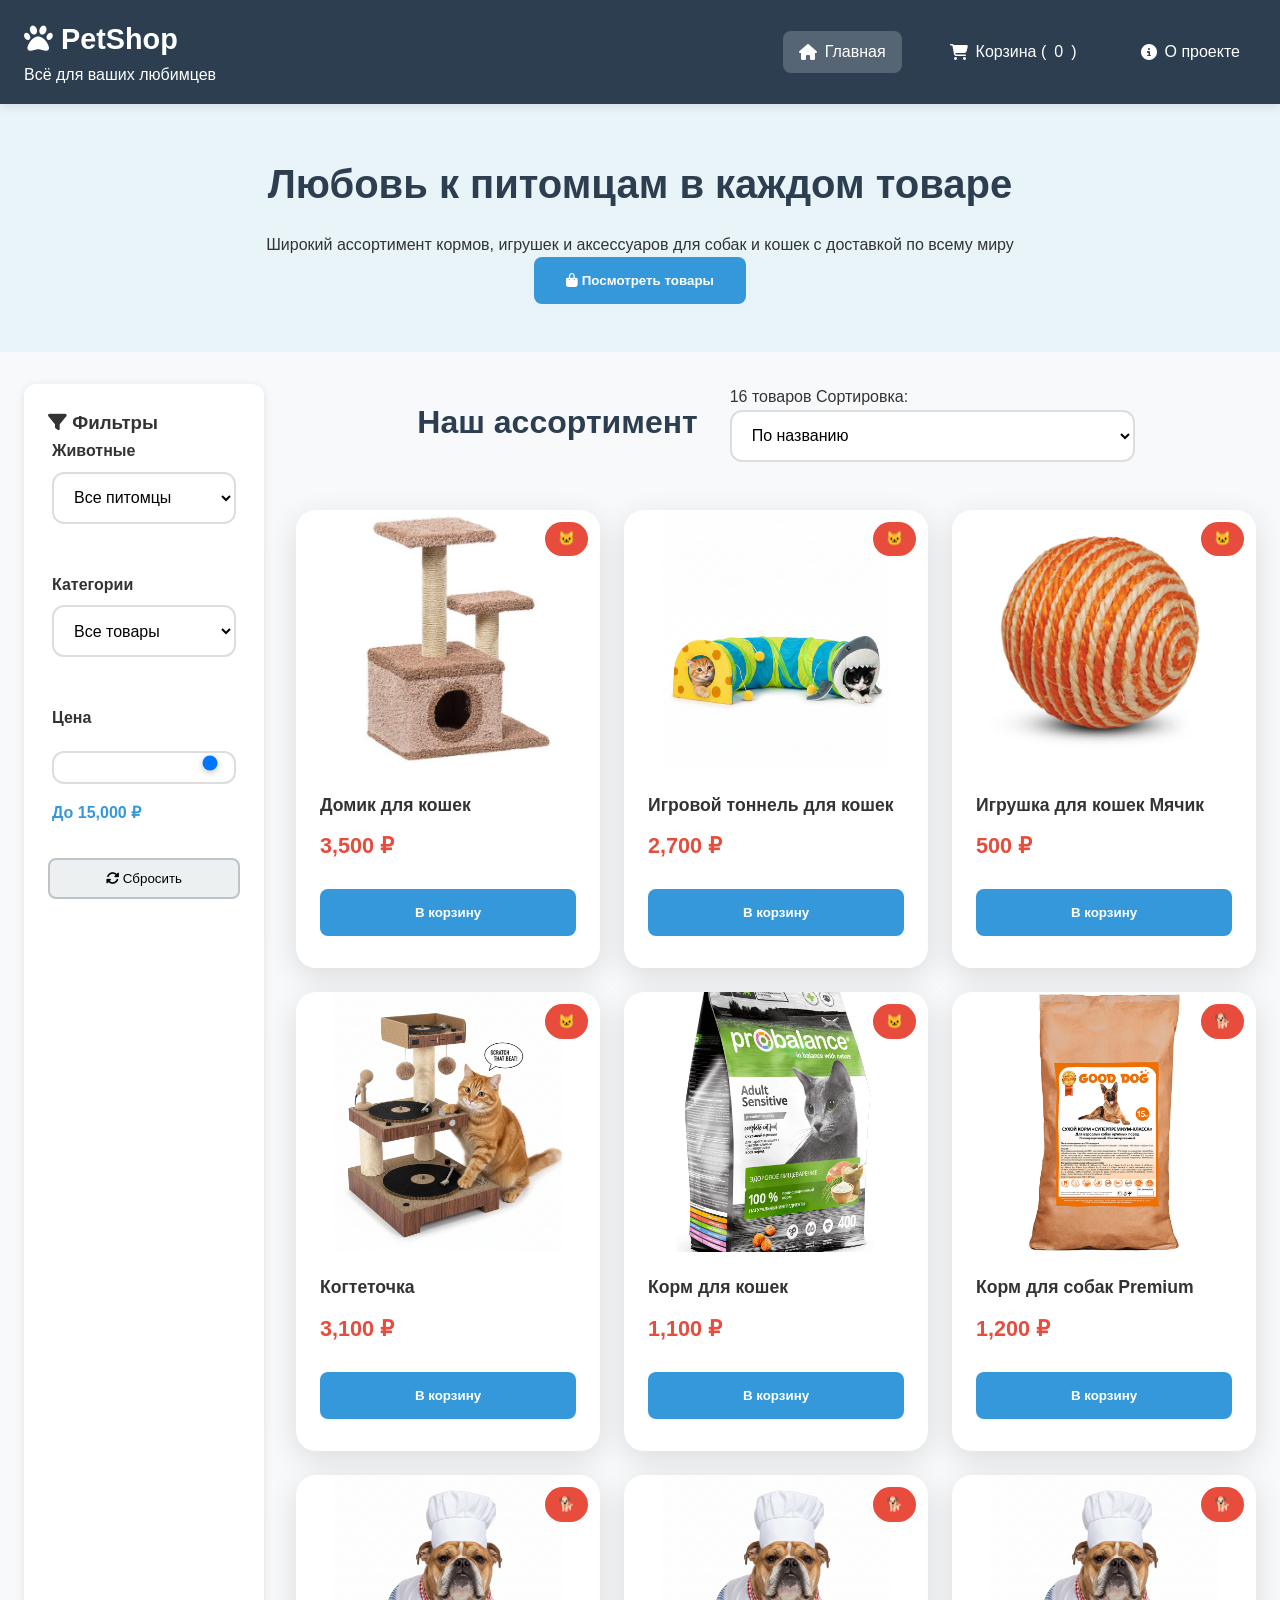
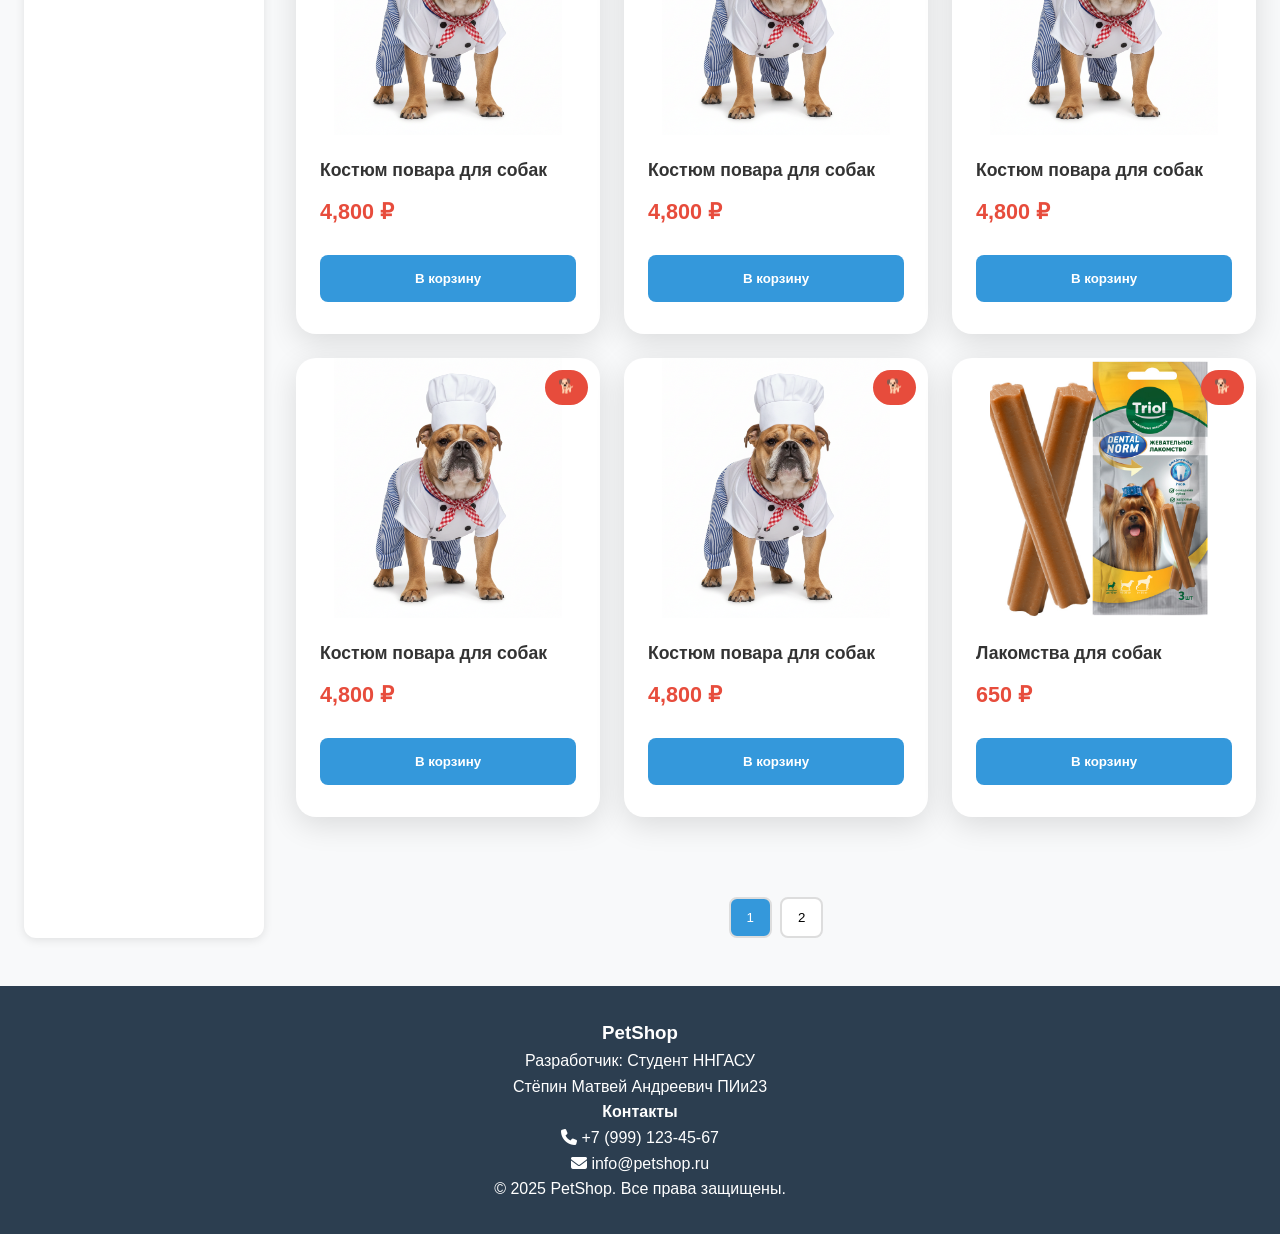
<file: index.html>
<!DOCTYPE html>
<html lang="ru">
<head>
    <meta charset="UTF-8">
    <title>PetShop — Магазин для животных</title>
    <meta name="viewport" content="width=device-width, initial-scale=1.0">
    <link rel="stylesheet" href="css/style.css">
    <link rel="stylesheet" href="https://cdnjs.cloudflare.com/ajax/libs/font-awesome/6.5.0/css/all.min.css">
</head>
<body>

<header class="header">
    <div class="container">
        <div class="header-left">
            <h1 class="logo">
                <i class="fas fa-paw"></i> PetShop
            </h1>
            <p class="header-subtitle">Всё для ваших любимцев</p>
        </div>
        <nav class="nav">
            <a href="index.html" class="nav-link active"><i class="fas fa-home"></i> Главная</a>
            <a href="cart.html" class="nav-link"><i class="fas fa-shopping-cart"></i> Корзина (<span id="cartCount">0</span>)</a>
            <a href="about.html" class="nav-link"><i class="fas fa-info-circle"></i> О проекте</a>
        </nav>
    </div>
</header>

<!-- Hero секция -->
<section class="hero">
    <div class="container">
        <div class="hero-content">
            <h2>Любовь к питомцам в каждом товаре</h2>
            <p>Широкий ассортимент кормов, игрушек и аксессуаров для собак и кошек с доставкой по всему миру</p>
            <button class="cta-btn" onclick="scrollToProducts()">
                <i class="fas fa-shopping-bag"></i> Посмотреть товары
            </button>
        </div>

    </div>
</section>

<main class="container layout">
    <!-- Фильтры -->
    <aside class="sidebar">
        <h3><i class="fas fa-filter"></i> Фильтры</h3>

        <div class="filter-group">
            <label>Животные</label>
            <select id="animalFilter">
                <option value="all">Все питомцы</option>
                <option value="dog">🐕 Собаки</option>
                <option value="cat">🐱 Кошки</option>
            </select>
        </div>

        <div class="filter-group">
            <label>Категории</label>
            <select id="categoryFilter">
                <option value="all">Все товары</option>
                <option value="food">🥫 Корм</option>
                <option value="toys">🎾 Игрушки</option>
                <option value="clothes">👕 Одежда</option>
            </select>
        </div>

        <div class="filter-group">
            <label>Цена</label>
            <div class="price-slider">
                <input type="range" id="priceFilter" min="0" max="15000" value="15000">
                <div class="price-display">
                    До <span id="priceValue">15 000</span> ₽
                </div>
            </div>
        </div>

        <button class="filter-reset" onclick="resetFilters()">
            <i class="fas fa-sync-alt"></i> Сбросить
        </button>
    </aside>

    <!-- Каталог -->
    <section class="content">
        <div class="section-header">
            <h2 class="section-title">Наш ассортимент</h2>
            <div class="stats">
                <span id="productsCount">24 товара</span>
                <span>Сортировка: <select id="sortFilter">
                        <option value="name">По названию</option>
                        <option value="price-asc">Цена: по возрастанию</option>
                        <option value="price-desc">Цена: по убыванию</option>
                    </select></span>
            </div>
        </div>

        <section class="products-grid" id="productList"></section>
        <div class="pagination" id="pagination"></div>
    </section>
</main>

<!-- Модальное окно товара -->
<div class="modal" id="productModal">
    <div class="modal-content large">
        <button class="modal-close" onclick="closeProductModal()">
            <i class="fas fa-times"></i>
        </button>
        <div class="modal-body">
            <img id="modalImage" alt="Товар">
            <div class="modal-info">
                <h3 id="modalTitle"></h3>
                <div class="modal-price" id="modalPrice"></div>
                <p id="modalDescription"></p>
                <div class="modal-actions">
                    <button id="modalAddBtn" class="btn-primary">
                        <i class="fas fa-cart-plus"></i> В корзину
                    </button>
                    <button class="btn-secondary">
                        <i class="fas fa-heart"></i> В избранное
                    </button>
                </div>
            </div>
        </div>
    </div>
</div>

<footer class="footer">
    <div class="container">
        <div class="footer-content">
            <div class="footer-section">
                <h3>PetShop</h3>
                <p>Разработчик: Студент ННГАСУ<br>Стёпин Матвей Андреевич ПИи23</p>
            </div>
            <div class="footer-section">
                <h4>Контакты</h4>
                <p><i class="fas fa-phone"></i> +7 (999) 123-45-67</p>
                <p><i class="fas fa-envelope"></i> info@petshop.ru</p>
            </div>
        </div>
        <div class="footer-bottom">
            <p>&copy; 2025 PetShop. Все права защищены.</p>
        </div>
    </div>
</footer>

<script src="js/script.js"></script>
</body>
</html>
</file>
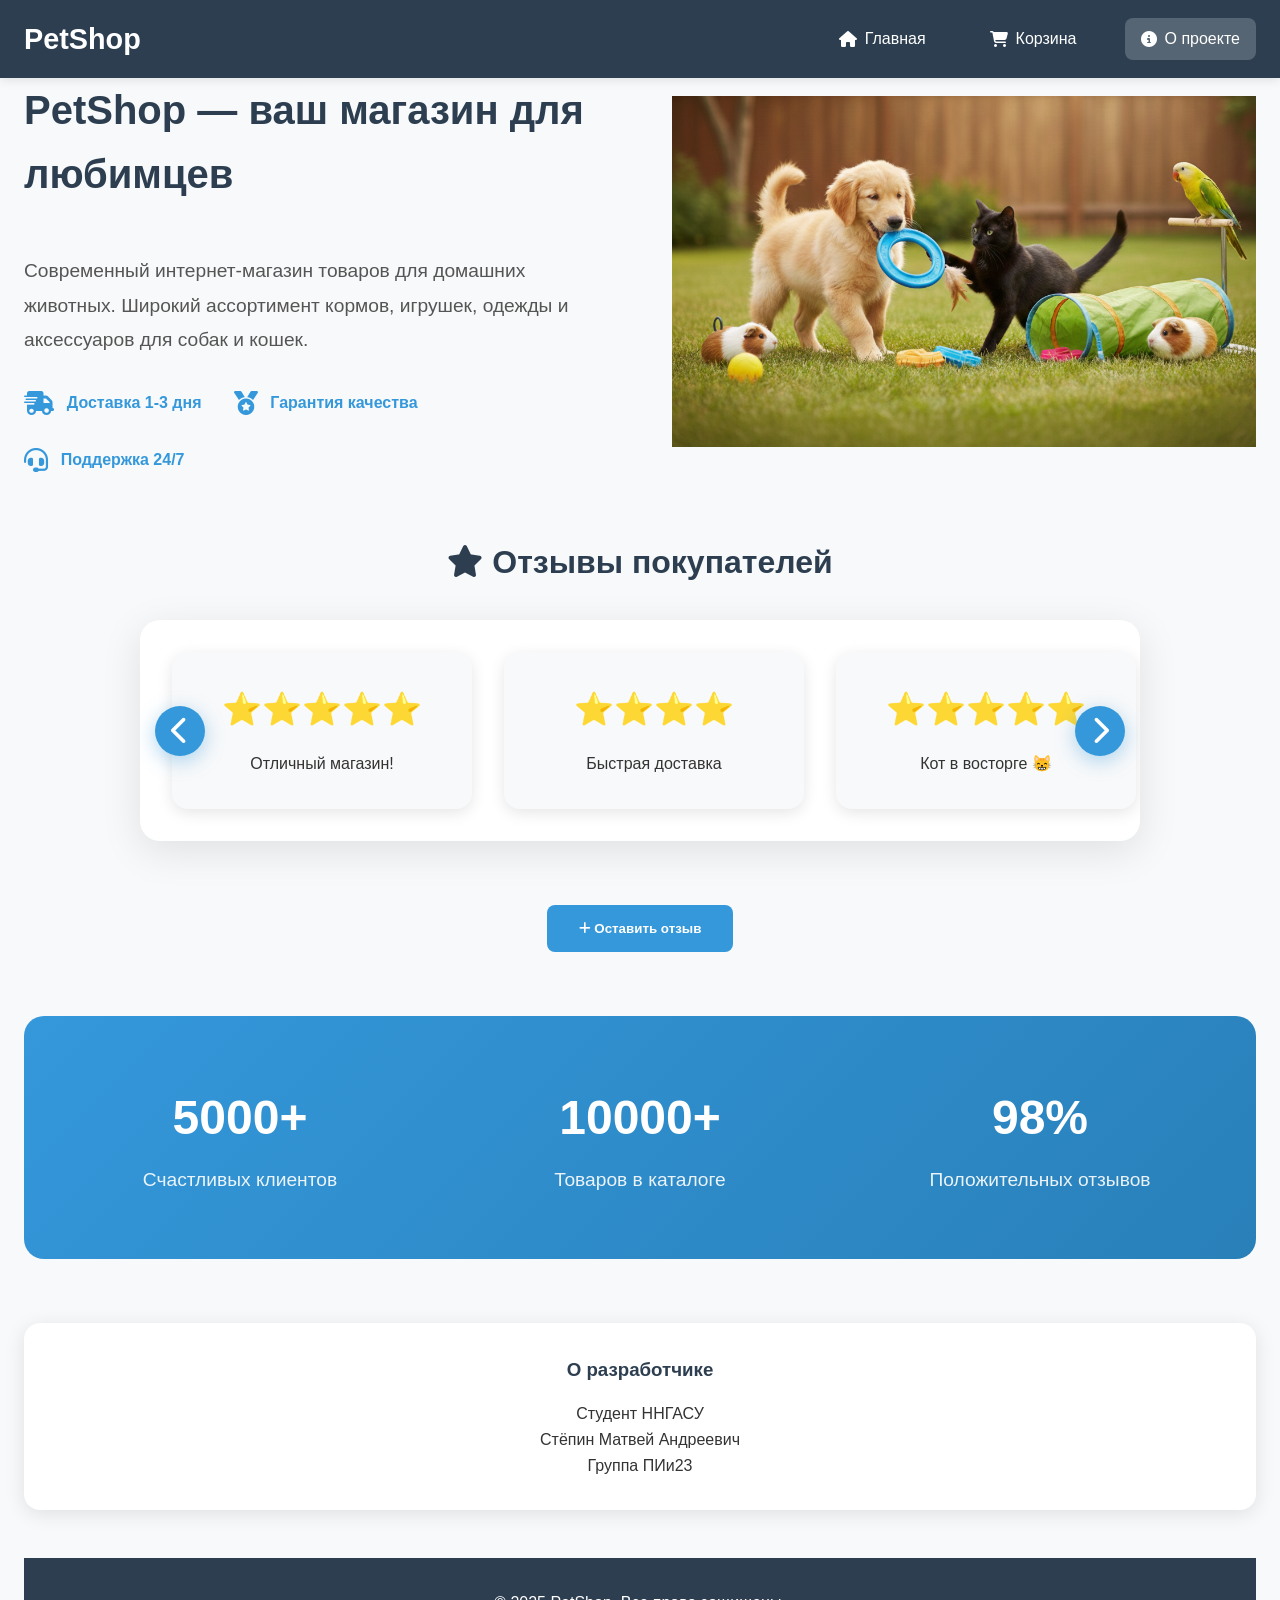
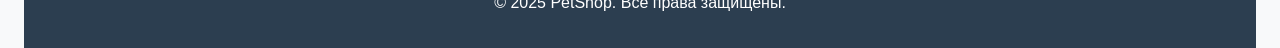
<file: about.html>
<!DOCTYPE html>
<html lang="ru">
<head>
    <meta charset="UTF-8">
    <title>О проекте — PetShop</title>
    <meta name="viewport" content="width=device-width, initial-scale=1.0">
    <link rel="stylesheet" href="css/style.css">
    <link rel="stylesheet" href="https://cdnjs.cloudflare.com/ajax/libs/font-awesome/6.5.0/css/all.min.css">
</head>
<body>
<header class="header">
    <div class="container">
        <h1 class="logo">PetShop</h1>
        <nav class="nav">
            <a href="index.html"><i class="fas fa-home"></i> Главная</a>
            <a href="cart.html"><i class="fas fa-shopping-cart"></i> Корзина</a>
            <a href="about.html" class="nav-link active"><i class="fas fa-info-circle"></i> О проекте</a>
        </nav>
    </div>
</header>

<main class="container">
    <!-- Главный блок о проекте -->
    <section class="about-main">
        <div class="about-content">
            <h1 class="about-title">PetShop — ваш магазин для любимцев</h1>
            <p class="about-text">
                Современный интернет-магазин товаров для домашних животных.
                Широкий ассортимент кормов, игрушек, одежды и аксессуаров для собак и кошек.
            </p>
            <div class="about-features">
                <div class="feature-item">
                    <i class="fas fa-shipping-fast"></i>
                    <span>Доставка 1-3 дня</span>
                </div>
                <div class="feature-item">
                    <i class="fas fa-medal"></i>
                    <span>Гарантия качества</span>
                </div>
                <div class="feature-item">
                    <i class="fas fa-headset"></i>
                    <span>Поддержка 24/7</span>
                </div>
            </div>
        </div>

        <div class="about-image">
            <img src="images/about-hero.png" alt="PetShop команда">
        </div>
    </section>

    <!-- Отзывы -->
    <section class="reviews-section">
        <h2 class="section-title"><i class="fas fa-star"></i> Отзывы покупателей</h2>
        <div class="reviews-wrapper">
            <button class="review-arrow prev" onclick="prevReview()">
                <i class="fas fa-chevron-left"></i>
            </button>
            <div id="reviews" class="reviews-grid"></div>
            <button class="review-arrow next" onclick="nextReview()">
                <i class="fas fa-chevron-right"></i>
            </button>
        </div>
        <button class="add-review-btn btn-primary" onclick="openReviewModal()">
            <i class="fas fa-plus"></i> Оставить отзыв
        </button>
    </section>

    <!-- Статистика -->
    <section class="stats-section">
        <div class="stats-grid">
            <div class="stat-item">
                <div class="stat-number">5000+</div>
                <div class="stat-label">Счастливых клиентов</div>
            </div>
            <div class="stat-item">
                <div class="stat-number">10000+</div>
                <div class="stat-label">Товаров в каталоге</div>
            </div>
            <div class="stat-item">
                <div class="stat-number">98%</div>
                <div class="stat-label">Положительных отзывов</div>
            </div>
        </div>
    </section>

    <!-- Информация о разработчике -->
    <section class="developer-section">
        <h3>О разработчике</h3>
        <p>Студент ННГАСУ<br>Стёпин Матвей Андреевич<br>Группа ПИи23</p>
        </div>
    </section>

    <!-- Модальное окно отзыва -->
    <div class="modal" id="reviewModal">
        <div class="modal-content">
            <button class="modal-close" onclick="closeReviewModal()">
                <i class="fas fa-times"></i>
            </button>
            <h3>Ваш отзыв</h3>
            <select id="reviewStars">
                <option value="5">⭐⭐⭐⭐⭐ 5 звезд</option>
                <option value="4">⭐⭐⭐⭐ 4 звезды</option>
                <option value="3">⭐⭐⭐ 3 звезды</option>
                <option value="2">⭐⭐ 2 звезды</option>
                <option value="1">⭐ 1 звезда</option>
            </select>
            <textarea id="reviewText" placeholder="Расскажите о вашем опыте..."></textarea>
            <div class="modal-actions">
                <button onclick="addReview()" class="btn-primary">Отправить</button>
            </div>
        </div>
    </div>

    <footer class="footer">
        <div class="container">
            <p>&copy; 2025 PetShop. Все права защищены.</p>
        </div>
    </footer>

    <script src="js/reviews.js"></script>
</body>
</html>
</file>
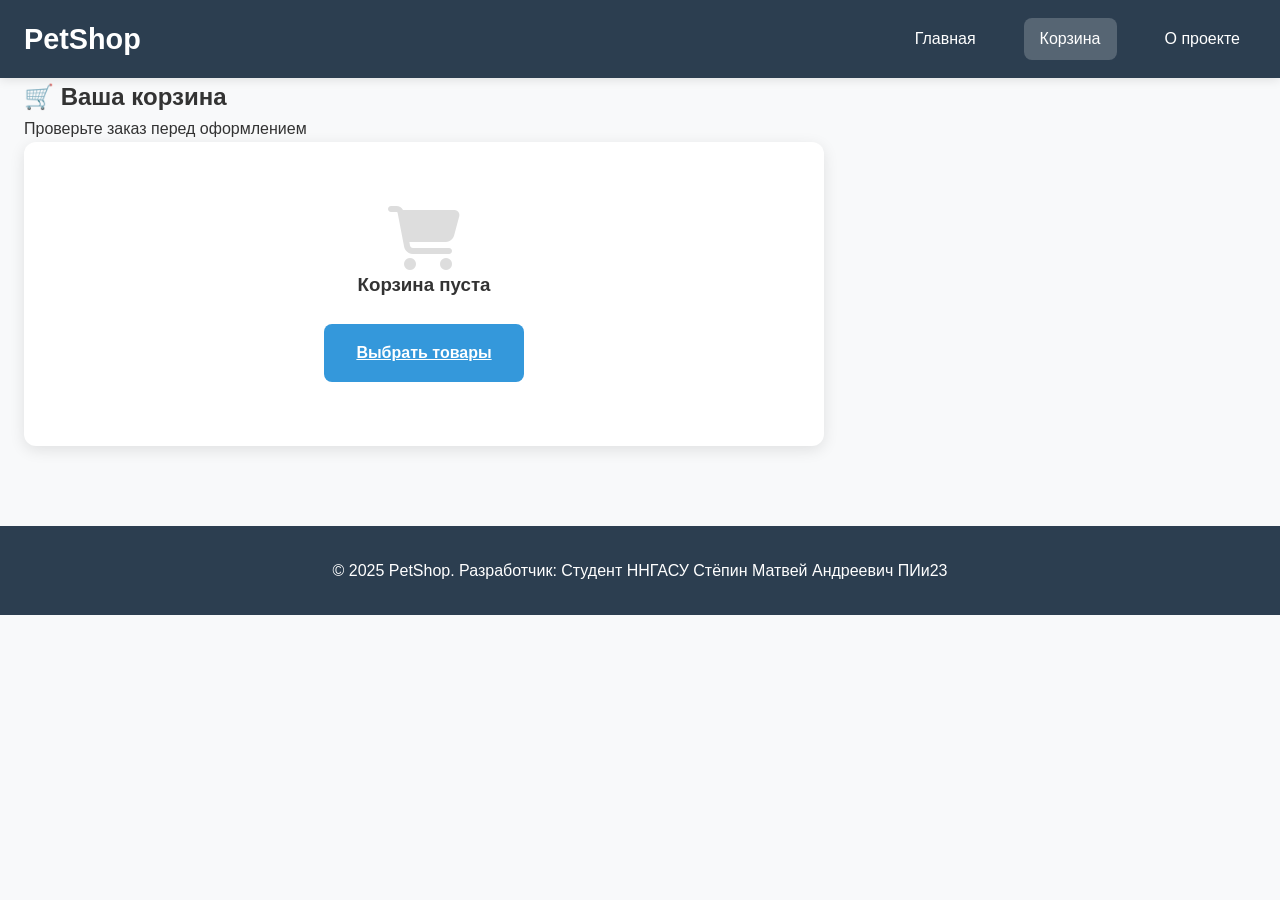
<file: cart.html>
<!DOCTYPE html>
<html lang="ru">
<head>
    <meta charset="UTF-8">
    <title>Корзина — PetShop</title>
    <meta name="viewport" content="width=device-width, 1.0">
    <link rel="stylesheet" href="css/style.css">
    <link rel="stylesheet" href="https://cdnjs.cloudflare.com/ajax/libs/font-awesome/6.5.0/css/all.min.css">
</head>
<body>

<header class="header">
    <div class="container">
        <h1 class="logo">PetShop</h1>
        <nav class="nav">
            <a href="index.html">Главная</a>
            <a href="cart.html" class="nav-link active">Корзина</a>
            <a href="about.html">О проекте</a>
        </nav>
    </div>
</header>

<main class="container">
    <section class="cart-hero">
        <h1>🛒 Ваша корзина</h1>
        <p>Проверьте заказ перед оформлением</p>
    </section>

    <div class="cart-layout">
        <!-- Товары -->
        <section class="cart-items-section">
            <div id="cartItems" class="cart-items"></div>
            <div class="cart-empty" id="cartEmpty" style="display: none;">
                <i class="fas fa-shopping-cart" style="font-size: 4rem; color: #ddd;"></i>
                <h3>Корзина пуста</h3>
                <a href="index.html" class="btn-primary">Выбрать товары</a>
            </div>
        </section>

        <!-- Итоги -->
        <aside class="cart-summary">
            <div class="summary-card">
                <h3>Итог заказа</h3>
                <div class="summary-row">
                    <span>Товары:</span>
                    <span id="subtotal">0 ₽</span>
                </div>
                <div class="summary-row discount">
                    <span>Скидка:</span>
                    <span id="discountAmount">-0 ₽</span>
                </div>
                <hr>
                <div class="summary-total">
                    <span>К оплате:</span>
                    <strong id="totalPrice">0 ₽</strong>
                </div>

                <div class="promo-section">
                    <input type="text" id="promoCode" placeholder="Промокод: Зачет" maxlength="20">
                    <button onclick="applyPromo()" class="btn-small">Применить</button>
                </div>

                <button class="btn-primary checkout-btn" onclick="checkout()">
                    Оформить заказ
                </button>
            </div>

            <!-- Профиль -->

            <div class="delivery-section">
                <h4>📦 Данные для доставки</h4>
                <button class="btn-primary" onclick="openDeliveryModal()">
                    <i class="fas fa-edit"></i> Заполнить данные доставки
                </button>

                <!-- Блок комментариев (изначально пустой) -->
                <div id="deliveryComments" class="delivery-comments">

                </div>
            </div>

        </aside>
    </div>

    <!-- Модальное окно доставки -->
    <div class="modal" id="deliveryModal">
        <div class="modal-content">
            <button class="modal-close" onclick="closeDeliveryModal()">
                <i class="fas fa-times"></i>
            </button>
            <h3>📦 Данные доставки</h3>
            <form id="deliveryForm">
                <input type="text" id="deliveryName" placeholder="Имя" required>
                <input type="email" id="deliveryEmail" placeholder="Email" required>
                <input type="tel" id="deliveryPhone" placeholder="+7 (___) ___-__-__" required>
                <input type="text" id="deliveryAddress" placeholder="Адрес доставки" required>
                <div class="modal-actions">
                    <button type="button" class="btn-secondary" onclick="closeDeliveryModal()">Отмена</button>
                    <button type="submit" class="btn-primary">Отправить</button>
                </div>
            </form>
        </div>
    </div>

</main>

<footer class="footer">
    <div class="container">
        <p>© 2025 PetShop. Разработчик: Студент ННГАСУ Стёпин Матвей Андреевич ПИи23</p>
    </div>
</footer>

<script src="js/cart.js"></script>
</body>
</html>
</file>
<file: css/style.css>
* { margin: 0; padding: 0; box-sizing: border-box; }

body {
    font-family: 'Segoe UI', Tahoma, Geneva, Verdana, sans-serif;
    line-height: 1.6;
    color: #333;
    background: #f8f9fa;
}

.container { max-width: 1440px; margin: 0 auto; padding: 0 24px; }

.header {
    background: #2c3e50;
    color: #fff;
    padding: 1rem 0;
    box-shadow: 0 2px 10px rgba(0,0,0,.1);
    position: sticky;
    top: 0;
    z-index: 1000;
}

.header .container { display: flex; justify-content: space-between; align-items: center; }

.logo { font-size: 1.8rem; font-weight: bold; }

.nav {
    display: flex;
    gap: 2rem;
}

.nav a {
    color: #fff;
    text-decoration: none;
    padding: .5rem 1rem;
    border-radius: 8px;
    transition: background .3s;
    display: flex;
    align-items: center;
    gap: 8px;
}

.nav a:hover, .nav a.active { background: rgba(255,255,255,.2); }

.hero { background: #e8f4f8; padding: 3rem 0; text-align: center; }

.hero h2 { font-size: 2.5rem; margin-bottom: 1rem; color: #2c3e50; }

.cta-btn, .btn-primary, .btn-small {
    background: #3498db;
    color: #fff;
    border: none;
    cursor: pointer;
    transition: all .3s;
    font-weight: 600;
}

.cta-btn, .btn-primary { padding: 1rem 2rem; border-radius: 8px; }
.btn-small { padding: .9rem 1.5rem; border-radius: 12px; font-size: 1rem; }

.cta-btn:hover, .btn-primary:hover, .btn-small:hover {
    background: #2980b9;
    transform: translateY(-2px);
    box-shadow: 0 4px 15px rgba(52,152,219,.4);
}

.add-to-cart { margin-top: auto; padding: .9rem 1.2rem; font-size: .95rem; }
.add-to-cart:hover { background: linear-gradient(135deg, #2980b9, #1f5f8b); box-shadow: 0 6px 20px rgba(52,152,219,.4); }

.btn-secondary {
    background: #ecf0f1;
    color: #2c3e50;
    border: 2px solid #bdc3c7;
    padding: .8rem 1.5rem;
    border-radius: 8px;
    cursor: pointer;
    transition: all .3s;
}

.btn-secondary:hover { background: #3498db; color: #fff; }

.layout { display: grid; grid-template-columns: 240px 1fr; gap: 2rem; max-width: 1700px; margin: 2rem auto; }
.content { display: flex; flex-direction: column; align-items: center; }
.sidebar { background: #fff; padding: 1.5rem; border-radius: 12px; box-shadow: 0 2px 10px rgba(0,0,0,.1); }

.filter-group { margin-bottom: 2rem; padding: 0 4px; overflow: hidden; }
.filter-group label { display: block; margin-bottom: .5rem; font-weight: 600; }

select, input[type="range"], input[type="text"], input[type="tel"], input[type="email"] {
    width: 100%;
    padding: .9rem 1rem;
    border: 2px solid #ddd;
    border-radius: 12px;
    font-size: 1rem;
    background: #fff;
    transition: all .3s ease;
    margin-bottom: 1rem;
}

select:focus, input:focus {
    outline: none;
    border-color: #3498db;
    box-shadow: 0 0 0 3px rgba(52,152,219,.1);
    transform: translateY(-1px);
}

#priceFilter {
    height: 6px;
    margin: .8rem 0 .5rem;
    width: 100%;
    -webkit-appearance: none;
}

#priceFilter::-webkit-slider-thumb {
    width: 24px;
    height: 24px;
    border-radius: 50%;
    background: #3498db;
    cursor: pointer;
    border: 2px solid #fff;
    box-shadow: 0 2px 6px rgba(0,0,0,.2);
    margin-top: -9px;
}

.price-display { font-weight: 600; color: #3498db; margin-top: .5rem; }

.filter-reset {
    width: 100%;
    background: #ecf0f1;
    border: 2px solid #bdc3c7;
    padding: .7rem;
    border-radius: 8px;
    cursor: pointer;
    transition: all .3s;
}

.filter-reset:hover { background: #3498db; color: #fff; }

.section-title { font-size: 2rem; color: #2c3e50; margin-bottom: 1rem; }
.section-header { display: flex; justify-content: center; align-items: center; gap: 2rem; flex-wrap: wrap; width: 100%; margin-bottom: 2rem; }

.products-grid {
    display: grid;
    grid-template-columns: repeat(auto-fill, minmax(320px, 1fr));
    gap: 2rem;
    width: 100%;
    margin-bottom: 3rem;
    justify-content: center;
}

.product-card {
    background: #fff;
    border-radius: 20px;
    overflow: hidden;
    box-shadow: 0 8px 30px rgba(0,0,0,.12);
    transition: all .3s ease;
    cursor: pointer;
    display: flex;
    flex-direction: column;
    position: relative;
    min-height: 420px;
}

.product-card:hover { transform: translateY(-8px); box-shadow: 0 15px 40px rgba(0,0,0,.2); }

.product-image {
    height: 260px;
    overflow: hidden;
    display: flex;
    justify-content: center;
    align-items: center;
    position: relative;
    flex-shrink: 0;
}

.product-image img {
    width: 75%;
    height: 100%;
    object-fit: cover;
    transition: transform .3s ease;
}

.product-card:hover .product-image img { transform: scale(1.05); }

.product-badge {
    position: absolute;
    top: 12px;
    right: 12px;
    background: #e74c3c;
    color: #fff;
    padding: .4rem .8rem;
    border-radius: 20px;
    font-size: .85rem;
    font-weight: bold;
    z-index: 2;
}

.product-info {
    padding: 1.5rem;
    flex: 1;
    display: flex;
    flex-direction: column;
    row-gap: .5rem;
}

.product-info h3 {
    font-size: 1.1rem;
    margin: 0;
    line-height: 1.3;
    display: -webkit-box;
    -webkit-line-clamp: 2;
    -webkit-box-orient: vertical;
    overflow: hidden;
}

.product-price {
    font-size: 1.35rem;
    font-weight: bold;
    color: #e74c3c;
    margin: .3rem 0 .6rem;
}

.about-main { display: grid; grid-template-columns: 1fr 1fr; gap: 4rem; margin-bottom: 4rem; align-items: center; }
.about-content { display: flex; flex-direction: column; gap: 2rem; }
.about-title { font-size: 2.5rem; color: #2c3e50; margin-bottom: 1rem; }
.about-text { font-size: 1.2rem; line-height: 1.8; color: #555; }
.about-features { display: flex; gap: 2rem; flex-wrap: wrap; }
.feature-item { display: flex; align-items: center; gap: .8rem; color: #3498db; font-weight: 600; }
.feature-item i { font-size: 1.5rem; }
about-image {
    border-radius: 20px;
    overflow: hidden;
    box-shadow: 0 10px 40px rgba(0, 0, 0, .1);
    width: 100%;
    height: 400px;
    margin-top: 2rem;
}

.about-image img {
    width: 100%;
    height: 100%;
    object-fit: cover;
}

.reviews-section { margin: 4rem 0; text-align: center; }

.reviews-wrapper {
    position: relative;
    max-width: 1000px;
    margin: 2rem auto;
    overflow: hidden;
    border-radius: 20px;
    background: #fff;
    box-shadow: 0 10px 40px rgba(0,0,0,.1);
}

.reviews-grid {
    display: flex;
    gap: 2rem;
    padding: 2rem;
    transition: transform 0.6s cubic-bezier(0.25, 0.46, 0.45, 0.94);
    will-change: transform;
}

.review-card {
    background: #f8f9fa;
    padding: 2rem;
    border-radius: 16px;
    min-width: 300px;
    flex-shrink: 0;
    text-align: center;
    box-shadow: 0 4px 15px rgba(0,0,0,.1);
}

.review-card div:first-child { font-size: 2rem; margin-bottom: 1rem; }

.review-arrow {
    position: absolute;
    top: 50%;
    transform: translateY(-50%);
    background: #3498db;
    color: #fff;
    border: none;
    width: 50px;
    height: 50px;
    border-radius: 50%;
    cursor: pointer;
    font-size: 1.8rem;
    transition: all .3s;
    box-shadow: 0 5px 20px rgba(52,152,219,.4);
    z-index: 10;
    display: flex;
    align-items: center;
    justify-content: center;
}

.review-arrow:hover {
    background: #2980b9;
    transform: translateY(-50%) scale(1.1);
}

.review-arrow.prev { left: 15px; }
.review-arrow.next { right: 15px; }

.add-review-btn { margin-top: 2rem; }

.stats-section {
    background: linear-gradient(135deg, #3498db, #2980b9);
    padding: 4rem 2rem;
    border-radius: 20px;
    margin: 4rem 0;
    color: #fff;
    text-align: center;
}

.stats-grid { display: grid; grid-template-columns: repeat(auto-fit, minmax(200px, 1fr)); gap: 2rem; }
.stat-item .stat-number { font-size: 3rem; font-weight: bold; margin-bottom: .5rem; }
.stat-item .stat-label { font-size: 1.2rem; opacity: .9; }

.developer-section {
    background: #fff;
    padding: 2rem;
    border-radius: 16px;
    text-align: center;
    box-shadow: 0 4px 20px rgba(0,0,0,.1);
    margin: 2rem 0;
}

.developer-section h3 { color: #2c3e50; margin-bottom: 1rem; }

.pagination {
    display: flex;
    justify-content: center;
    gap: .5rem;
    margin-top: 2rem;
    width: 100%;
}

.pagination button {
    padding: .7rem 1rem;
    border: 2px solid #ddd;
    background: #fff;
    border-radius: 8px;
    cursor: pointer;
    transition: all .3s;
}

.pagination button:hover, .pagination button.active { background: #3498db; color: #fff; }

.modal {
    display: none;
    position: fixed;
    inset: 0;
    background: rgba(0,0,0,.5);
    z-index: 2000;
}

.modal-content {
    position: absolute;
    top: 50%;
    left: 50%;
    transform: translate(-50%, -50%);
    background: #fff;
    border-radius: 20px;
    padding: 2rem;
    max-width: 900px;
    width: 95%;
    box-shadow: 0 20px 60px rgba(0,0,0,.25);
}

.modal-body {
    display: grid;
    grid-template-columns: minmax(0, 1.1fr) minmax(0, 1.4fr);
    gap: 2rem;
    align-items: flex-start;
}

#modalImage {
    width: 100%;
    height: 100%;
    max-height: 420px;
    object-fit: cover;
    border-radius: 16px;
    background: #f8f9fa;
    box-shadow: 0 8px 30px rgba(0,0,0,.12);
}

.modal-info { display: flex; flex-direction: column; gap: 1rem; }
.modal-info h3 { font-size: 1.8rem; margin: 0; color: #2c3e50; }
.modal-price { font-size: 1.6rem; font-weight: 700; color: #e74c3c; }

#modalDescription {
    font-size: .95rem;
    line-height: 1.6;
    color: #444;
    padding: 1rem;
    border-radius: 12px;
    background: #f8f9fa;
    max-height: 220px;
    overflow-y: auto;
    margin: 0;
}

#modalDescription p { margin-bottom: .5rem; }
#modalDescription ul { margin-left: 1.2rem; margin-bottom: .5rem; }
#modalDescription li { margin-bottom: .25rem; }

.modal-actions { margin-top: 1rem; display: flex; gap: 1rem; flex-wrap: wrap; }
.modal-actions .btn-primary { padding: .9rem 2.2rem; }
.modal-actions .btn-secondary { padding: .9rem 1.6rem; }

.modal-close {
    position: absolute;
    top: 1rem;
    right: 1rem;
    background: none;
    border: none;
    font-size: 1.5rem;
    cursor: pointer;
    color: #999;
}

.modal-close:hover { color: #e74c3c; }

.cart-layout { display: grid; grid-template-columns: 2fr 1fr; gap: 2rem; }
.cart-items { display: flex; flex-direction: column; gap: 1rem; }

.cart-item {
    background: #fff;
    padding: 1.5rem;
    border-radius: 12px;
    box-shadow: 0 4px 15px rgba(0,0,0,.1);
    display: grid;
    grid-template-columns: 80px 1fr auto;
    gap: 1rem;
    align-items: center;
}

.cart-item img { width: 80px; height: 80px; object-fit: cover; border-radius: 8px; }
.cart-item-info h3 { margin: 0 0 .5rem; font-size: 1.1rem; }
.cart-item-quantity { color: #7f8c8d; }

.cart-item button {
    background: #e74c3c;
    color: #fff;
    border: none;
    padding: .5rem 1rem;
    border-radius: 6px;
    cursor: pointer;
    transition: background .3s;
}

.cart-item button:hover { background: #c0392b; }

.summary-card { background: #fff; padding: 1.5rem; border-radius: 12px; box-shadow: 0 4px 15px rgba(0,0,0,.1); }
.summary-row { display: flex; justify-content: space-between; margin-bottom: .5rem; }
.summary-total { margin-top: 1rem; padding-top: 1rem; border-top: 2px solid #ddd; font-size: 1.2rem; }
.promo-section { display: flex; gap: .5rem; margin: 1.5rem 0; }

.cart-empty {
    text-align: center;
    padding: 4rem 2rem;
    background: #fff;
    border-radius: 12px;
    box-shadow: 0 4px 15px rgba(0,0,0,.1);
    position: relative;
    z-index: 10;
    margin-bottom: 2rem;
}

.cart-empty .btn-primary { display: inline-block; margin-top: 1.5rem; }
.cart-empty + .cart-summary { display: none !important; }

.delivery-section { background: #f8f9fa; padding: 1.5rem; border-radius: 12px; margin-top: 1rem; }
.delivery-section h4 { margin-bottom: 1rem; color: #2c3e50; }
.delivery-comments { margin-top: 1.5rem; max-height: 300px; overflow-y: auto; }

.delivery-comment {
    background: #fff;
    padding: 1rem;
    border-radius: 8px;
    margin-bottom: .8rem;
    box-shadow: 0 2px 10px rgba(0,0,0,.1);
    border-left: 4px solid #3498db;
}

.comment-header { display: flex; justify-content: space-between; align-items: center; margin-bottom: .5rem; }
.comment-date { font-size: .85rem; color: #7f8c8d; }
.comment-info { font-size: .9rem; color: #555; }
.comment-info div { display: flex; align-items: center; gap: .5rem; margin-bottom: .3rem; }
.comment-info i { color: #3498db; width: 16px; }

.about-box {
    background: linear-gradient(135deg, #a8edea 0%, #fed6e3 100%);
    padding: 3rem;
    border-radius: 20px;
    margin-bottom: 3rem;
    text-align: center;
}

.footer { background: #2c3e50; color: #fff; padding: 2rem 0; margin-top: 3rem; text-align: center; }

#promoCode::placeholder { color: #95a5a6; font-style: italic; }

.reviews-grid::-webkit-scrollbar { display: none; }

@media (max-width: 1400px) { 
    .products-grid { grid-template-columns: repeat(auto-fill, minmax(290px, 1fr)); gap: 1.5rem; } 
}

@media (max-width: 1200px) { 
    .products-grid { grid-template-columns: repeat(auto-fill, minmax(270px, 1fr)); gap: 1.2rem; } 
    .cart-layout { grid-template-columns: 1fr; } 
}

@media (max-width: 1000px) { 
    .products-grid { grid-template-columns: repeat(auto-fill, minmax(250px, 1fr)); gap: 1.2rem; } 
}

@media (max-width: 768px) {
    html, body, * { max-width: 100%; overflow-x: hidden; }
    body { font-size: 16px; padding-top: 80px; }
    .container { padding: 0 16px !important; max-width: 100%; }
    
    .header { 
        position: fixed; top: 0; left: 0; right: 0; padding: 12px 0; 
    }
    .header .container { 
        flex-direction: column; gap: 12px; padding: 0 16px; align-items: stretch; 
    }
    .logo { font-size: 1.4rem; text-align: center; order: 2; }
    .nav { 
        flex-direction: row; flex-wrap: wrap; gap: 8px; justify-content: center; order: 1; 
    }
    .nav a { 
        padding: 8px 12px; font-size: 14px; flex: 1; min-width: 80px; text-align: center; 
    }
    
    .layout { grid-template-columns: 1fr; gap: 1rem; }
    .sidebar { order: -1; padding: 1rem; margin-bottom: 1rem; }
    
    .products-grid { 
        grid-template-columns: repeat(auto-fill, minmax(280px, 1fr)); 
        gap: 1rem; padding: 0 8px; 
    }
    .product-card { min-height: 380px; margin-bottom: 1rem; }
    .product-image { height: 220px; }
    .product-image img { width: 85%; }
    .product-info { padding: 1rem; }
    .product-info h3 { font-size: 1rem; line-height: 1.4; }
    
    .review-arrow { display: none !important; }
    .reviews-wrapper { margin: 1rem 0; border-radius: 12px; overflow: visible; }
    .reviews-grid { flex-direction: column; gap: 1rem; padding: 1rem 16px; transition: none; }
    .review-card { min-width: auto; padding: 1.5rem; margin: 0; }
    
    .modal-content { 
        width: 95%; max-width: 95%; padding: 1.5rem; margin: 0px; border-radius: 16px;
    }
    .modal-body { grid-template-columns: 1fr; gap: 1rem; }
    #modalImage { max-height: 280px; width: 100%; }
    .modal-info h3 { font-size: 1.4rem; }
    .modal-actions { flex-direction: column; }
    .modal-actions .btn-primary, .modal-actions .btn-secondary { width: 100%; }
    
    .cart-layout { grid-template-columns: 1fr; gap: 1rem; }
    .cart-item { grid-template-columns: 70px 1fr auto; gap: 12px; padding: 1rem; }
    .cart-item img { width: 70px; height: 70px; }
    .promo-section { flex-direction: column; }
    
    .stats-section { padding: 2rem 1rem; margin: 2rem 0; }
    .stats-grid { grid-template-columns: repeat(auto-fit, minmax(140px, 1fr)); gap: 1rem; }
    .stat-item .stat-number { font-size: 2.2rem; }
    
    select, input[type="range"], input[type="text"], input[type="tel"], input[type="email"] { 
        padding: 12px 14px; font-size: 16px; 
    }
    
    .cta-btn, .btn-primary, .btn-small, .add-review-btn { 
        padding: 14px 24px; font-size: 16px; width: 100%; max-width: 300px; 
        margin: 8px auto; display: block; 
    }
    
    .section-title { font-size: 1.6rem; }
    .section-header { flex-direction: column; gap: 1rem; text-align: center; }
    .about-main { grid-template-columns: 1fr; gap: 2rem; text-align: center; }
    .about-title { font-size: 2rem; }
    .about-features { justify-content: center; }
    
    button, .nav-btn, .review-arrow, .pagination button { 
        min-height: 44px; min-width: 44px; 
    }
    
    .layout, .content, .products-grid, .stats-grid,
    .reviews-wrapper, .sidebar, .product-card,
    .stats-section, .about-box, .developer-section {
        margin-left: 0 !important; margin-right: 0 !important;
    }
}

@media (max-width: 480px) {
    .container { padding: 0 12px !important; }
    .products-grid { grid-template-columns: 1fr; gap: 1rem; }
    .product-card { min-height: 360px; }
    .product-image { height: 200px; }
    .header .container { padding: 0 12px; }
    .logo { font-size: 1.3rem; }
    .nav { flex-direction: column; gap: 6px; }
    .nav a { padding: 10px; font-size: 15px; }
    body { padding-top: 100px; }
    .stats-grid { grid-template-columns: 1fr; gap: 1.5rem; }
}

@media (max-width: 360px) {
    .review-card { padding: 1.2rem; }
    .cart-item { grid-template-columns: 60px 1fr auto; padding: 12px; }
    .modal-content { margin: 10px; padding: 1.2rem; }
}
</file>
